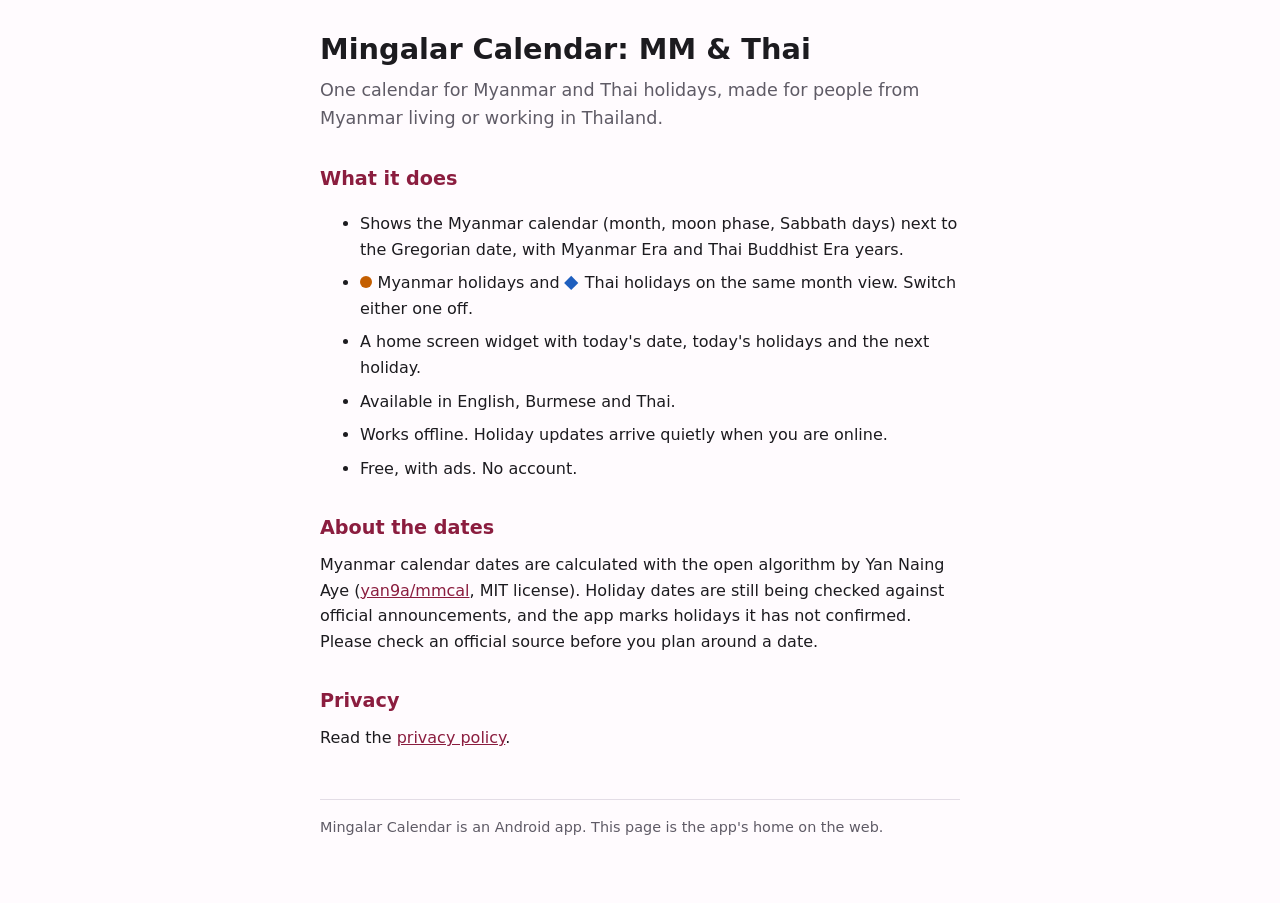
<file: index.html>
<!doctype html>
<html lang="en">
<head>
  <meta charset="utf-8">
  <meta name="viewport" content="width=device-width, initial-scale=1">
  <title>Mingalar Calendar: MM &amp; Thai</title>
  <meta name="description" content="A free Android calendar that shows Myanmar and Thai holidays together, with a home screen widget.">
  <link rel="stylesheet" href="style.css">
</head>
<body>
<main>
  <h1>Mingalar Calendar: MM &amp; Thai</h1>
  <p class="lead">One calendar for Myanmar and Thai holidays, made for people from Myanmar living or working in Thailand.</p>

  <h2>What it does</h2>
  <ul>
    <li>Shows the Myanmar calendar (month, moon phase, Sabbath days) next to the Gregorian date, with Myanmar Era and Thai Buddhist Era years.</li>
    <li><span class="dot"></span>Myanmar holidays and <span class="diamond"></span>Thai holidays on the same month view. Switch either one off.</li>
    <li>A home screen widget with today's date, today's holidays and the next holiday.</li>
    <li>Available in English, Burmese and Thai.</li>
    <li>Works offline. Holiday updates arrive quietly when you are online.</li>
    <li>Free, with ads. No account.</li>
  </ul>

  <h2>About the dates</h2>
  <p>Myanmar calendar dates are calculated with the open algorithm by Yan Naing Aye (<a href="https://github.com/yan9a/mmcal">yan9a/mmcal</a>, MIT license). Holiday dates are still being checked against official announcements, and the app marks holidays it has not confirmed. Please check an official source before you plan around a date.</p>

  <h2>Privacy</h2>
  <p>Read the <a href="privacy.html">privacy policy</a>.</p>

  <footer>Mingalar Calendar is an Android app. This page is the app's home on the web.</footer>
</main>
</body>
</html>
</file>
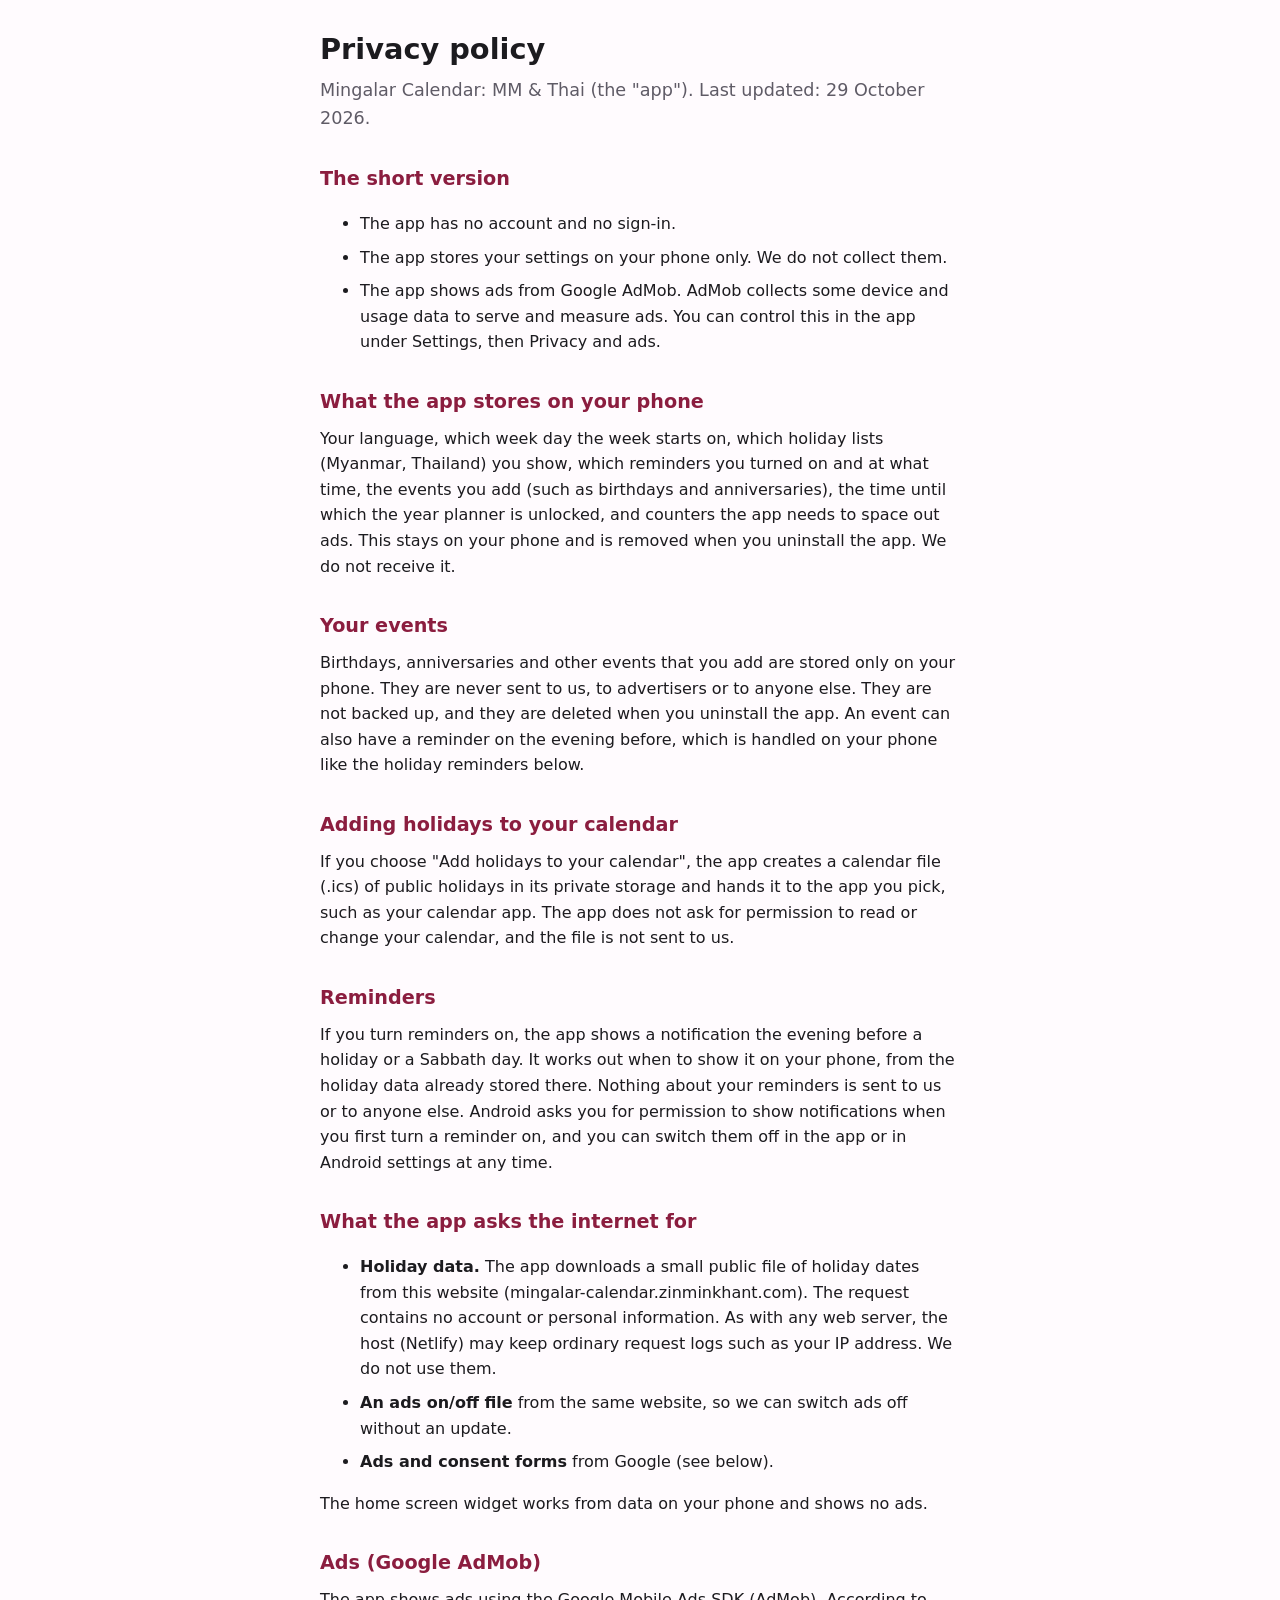
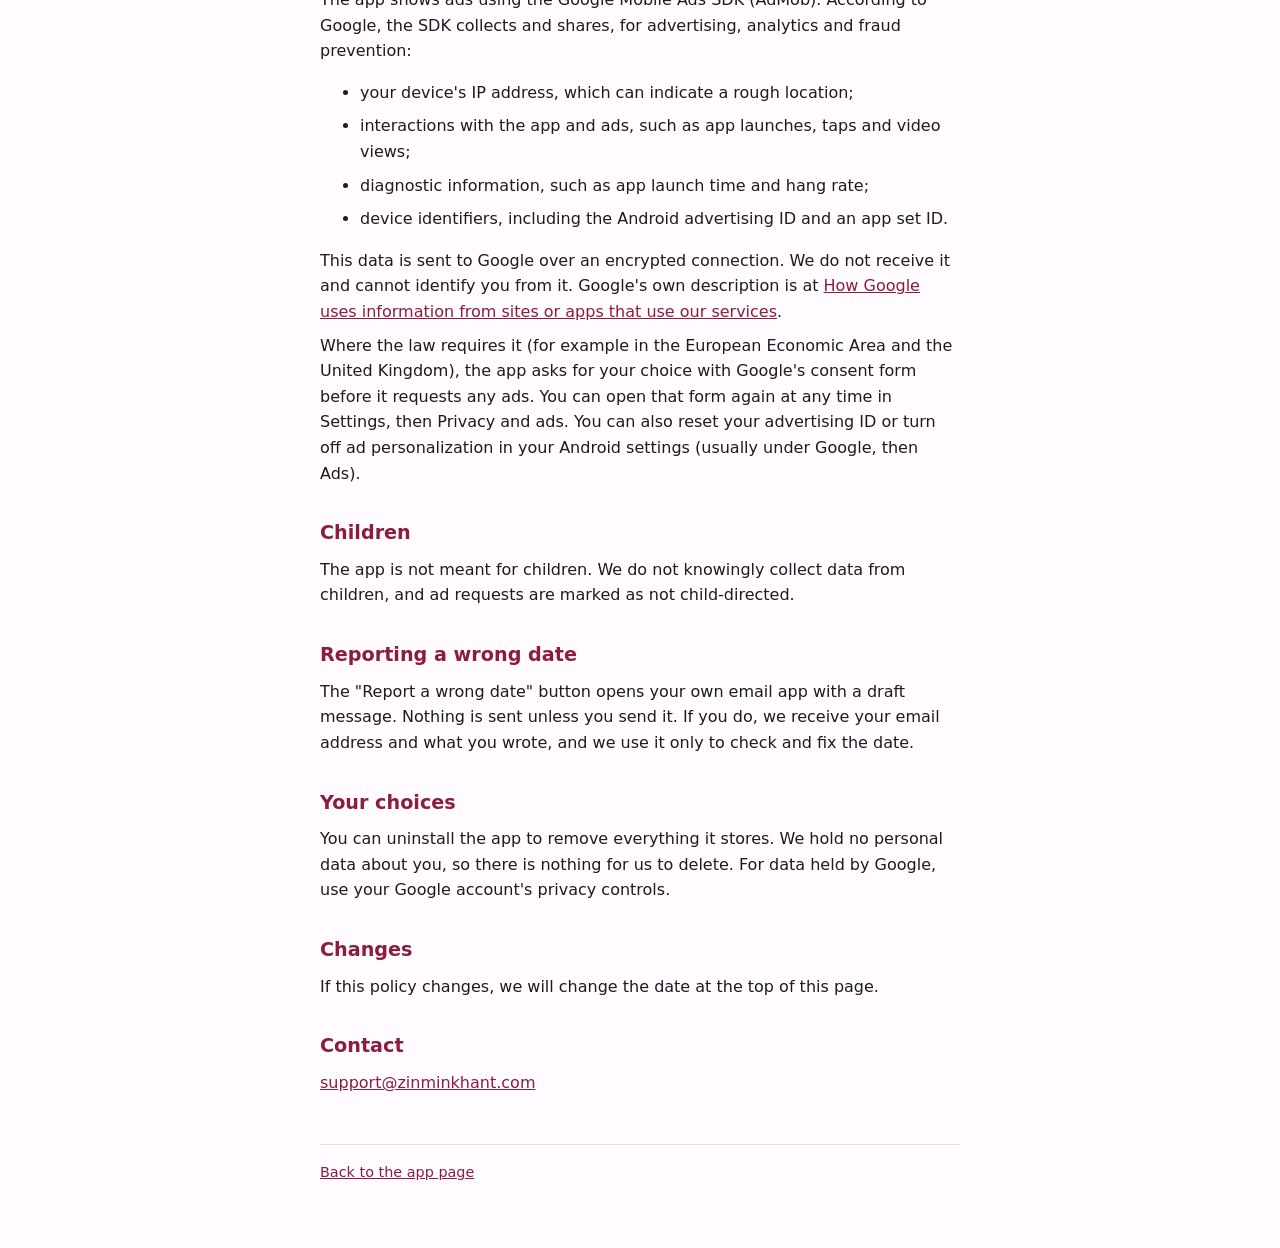
<file: privacy.html>
<!doctype html>
<html lang="en">
<head>
  <meta charset="utf-8">
  <meta name="viewport" content="width=device-width, initial-scale=1">
  <title>Privacy policy - Mingalar Calendar: MM &amp; Thai</title>
  <meta name="description" content="Privacy policy for the Mingalar Calendar Android app.">
  <link rel="stylesheet" href="style.css">
</head>
<body>
<main>
  <h1>Privacy policy</h1>
  <p class="lead">Mingalar Calendar: MM &amp; Thai (the "app"). Last updated: 29 October 2026.</p>

  <h2>The short version</h2>
  <ul>
    <li>The app has no account and no sign-in.</li>
    <li>The app stores your settings on your phone only. We do not collect them.</li>
    <li>The app shows ads from Google AdMob. AdMob collects some device and usage data to serve and measure ads. You can control this in the app under Settings, then Privacy and ads.</li>
  </ul>

  <h2>What the app stores on your phone</h2>
  <p>Your language, which week day the week starts on, which holiday lists (Myanmar, Thailand) you show, which reminders you turned on and at what time, the events you add (such as birthdays and anniversaries), the time until which the year planner is unlocked, and counters the app needs to space out ads. This stays on your phone and is removed when you uninstall the app. We do not receive it.</p>

  <h2>Your events</h2>
  <p>Birthdays, anniversaries and other events that you add are stored only on your phone. They are never sent to us, to advertisers or to anyone else. They are not backed up, and they are deleted when you uninstall the app. An event can also have a reminder on the evening before, which is handled on your phone like the holiday reminders below.</p>

  <h2>Adding holidays to your calendar</h2>
  <p>If you choose "Add holidays to your calendar", the app creates a calendar file (.ics) of public holidays in its private storage and hands it to the app you pick, such as your calendar app. The app does not ask for permission to read or change your calendar, and the file is not sent to us.</p>

  <h2>Reminders</h2>
  <p>If you turn reminders on, the app shows a notification the evening before a holiday or a Sabbath day. It works out when to show it on your phone, from the holiday data already stored there. Nothing about your reminders is sent to us or to anyone else. Android asks you for permission to show notifications when you first turn a reminder on, and you can switch them off in the app or in Android settings at any time.</p>

  <h2>What the app asks the internet for</h2>
  <ul>
    <li><strong>Holiday data.</strong> The app downloads a small public file of holiday dates from this website (mingalar-calendar.zinminkhant.com). The request contains no account or personal information. As with any web server, the host (Netlify) may keep ordinary request logs such as your IP address. We do not use them.</li>
    <li><strong>An ads on/off file</strong> from the same website, so we can switch ads off without an update.</li>
    <li><strong>Ads and consent forms</strong> from Google (see below).</li>
  </ul>
  <p>The home screen widget works from data on your phone and shows no ads.</p>

  <h2>Ads (Google AdMob)</h2>
  <p>The app shows ads using the Google Mobile Ads SDK (AdMob). According to Google, the SDK collects and shares, for advertising, analytics and fraud prevention:</p>
  <ul>
    <li>your device's IP address, which can indicate a rough location;</li>
    <li>interactions with the app and ads, such as app launches, taps and video views;</li>
    <li>diagnostic information, such as app launch time and hang rate;</li>
    <li>device identifiers, including the Android advertising ID and an app set ID.</li>
  </ul>
  <p>This data is sent to Google over an encrypted connection. We do not receive it and cannot identify you from it. Google's own description is at <a href="https://policies.google.com/technologies/partner-sites">How Google uses information from sites or apps that use our services</a>.</p>
  <p>Where the law requires it (for example in the European Economic Area and the United Kingdom), the app asks for your choice with Google's consent form before it requests any ads. You can open that form again at any time in Settings, then Privacy and ads. You can also reset your advertising ID or turn off ad personalization in your Android settings (usually under Google, then Ads).</p>

  <h2>Children</h2>
  <p>The app is not meant for children. We do not knowingly collect data from children, and ad requests are marked as not child-directed.</p>

  <h2>Reporting a wrong date</h2>
  <p>The "Report a wrong date" button opens your own email app with a draft message. Nothing is sent unless you send it. If you do, we receive your email address and what you wrote, and we use it only to check and fix the date.</p>

  <h2>Your choices</h2>
  <p>You can uninstall the app to remove everything it stores. We hold no personal data about you, so there is nothing for us to delete. For data held by Google, use your Google account's privacy controls.</p>

  <h2>Changes</h2>
  <p>If this policy changes, we will change the date at the top of this page.</p>

  <h2>Contact</h2>
  <p><a href="mailto:support@zinminkhant.com">support@zinminkhant.com</a></p>

  <footer><a href="index.html">Back to the app page</a></footer>
</main>
</body>
</html>
</file>
<file: style.css>
:root {
  --bg: #fffbfe;
  --fg: #1c1b1f;
  --muted: #5f5b66;
  --accent: #8b1d3f;
  --line: #e3dde6;
}
@media (prefers-color-scheme: dark) {
  :root { --bg: #1c1b1f; --fg: #e6e1e6; --muted: #b4aeb9; --accent: #f2b3c6; --line: #3a373d; }
}
* { box-sizing: border-box; }
body {
  margin: 0;
  background: var(--bg);
  color: var(--fg);
  font: 16px/1.6 system-ui, -apple-system, "Segoe UI", Roboto, "Noto Sans Myanmar", "Noto Sans Thai", sans-serif;
}
main { max-width: 42rem; margin: 0 auto; padding: 2rem 1rem 4rem; }
h1 { font-size: 1.8rem; line-height: 1.25; margin: 0 0 .25rem; }
h2 { font-size: 1.2rem; margin: 2rem 0 .5rem; color: var(--accent); }
p, li { margin: .5rem 0; }
.lead { color: var(--muted); font-size: 1.1rem; margin-bottom: 1.5rem; }
.dot { display: inline-block; width: .75rem; height: .75rem; border-radius: 50%; background: #c45e00; margin-right: .35rem; }
.diamond { display: inline-block; width: .65rem; height: .65rem; background: #1f5fbf; transform: rotate(45deg); margin: 0 .5rem 0 .1rem; }
a { color: var(--accent); }
footer { margin-top: 3rem; padding-top: 1rem; border-top: 1px solid var(--line); color: var(--muted); font-size: .9rem; }
</file>
